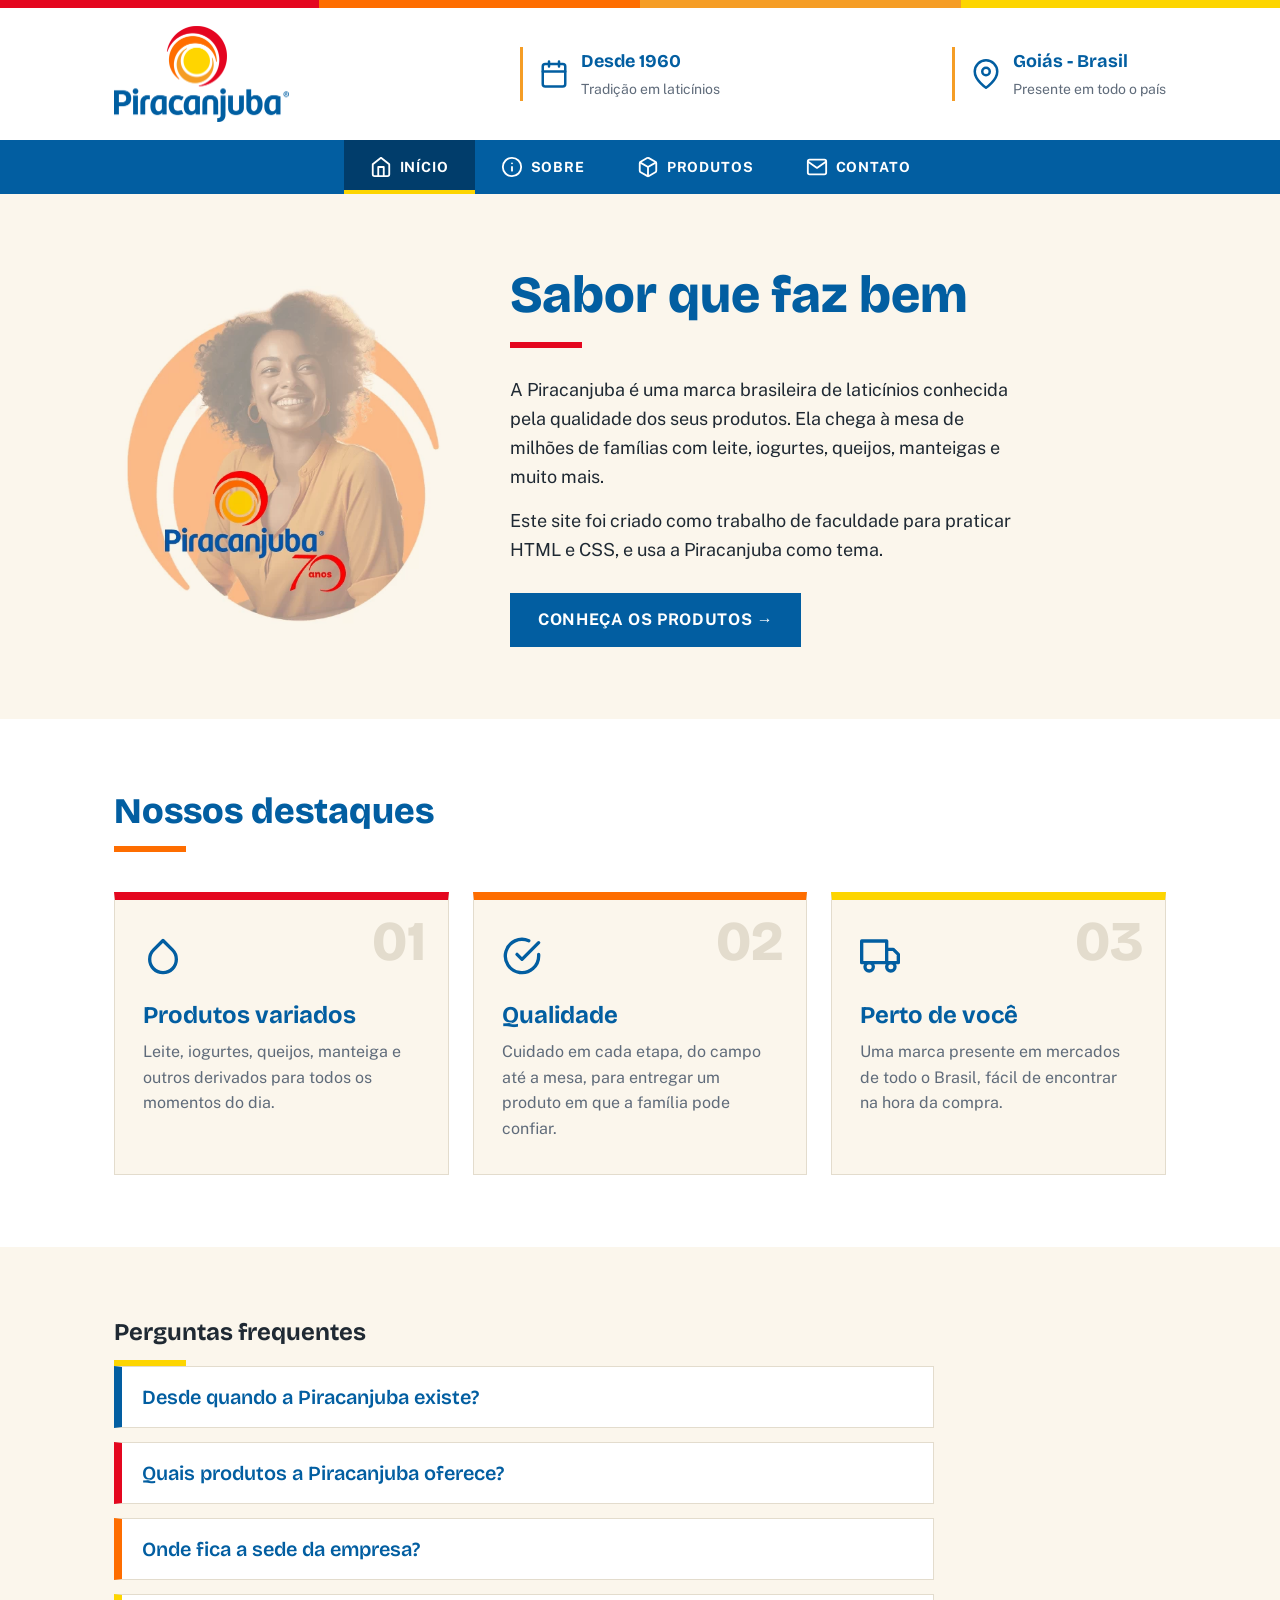
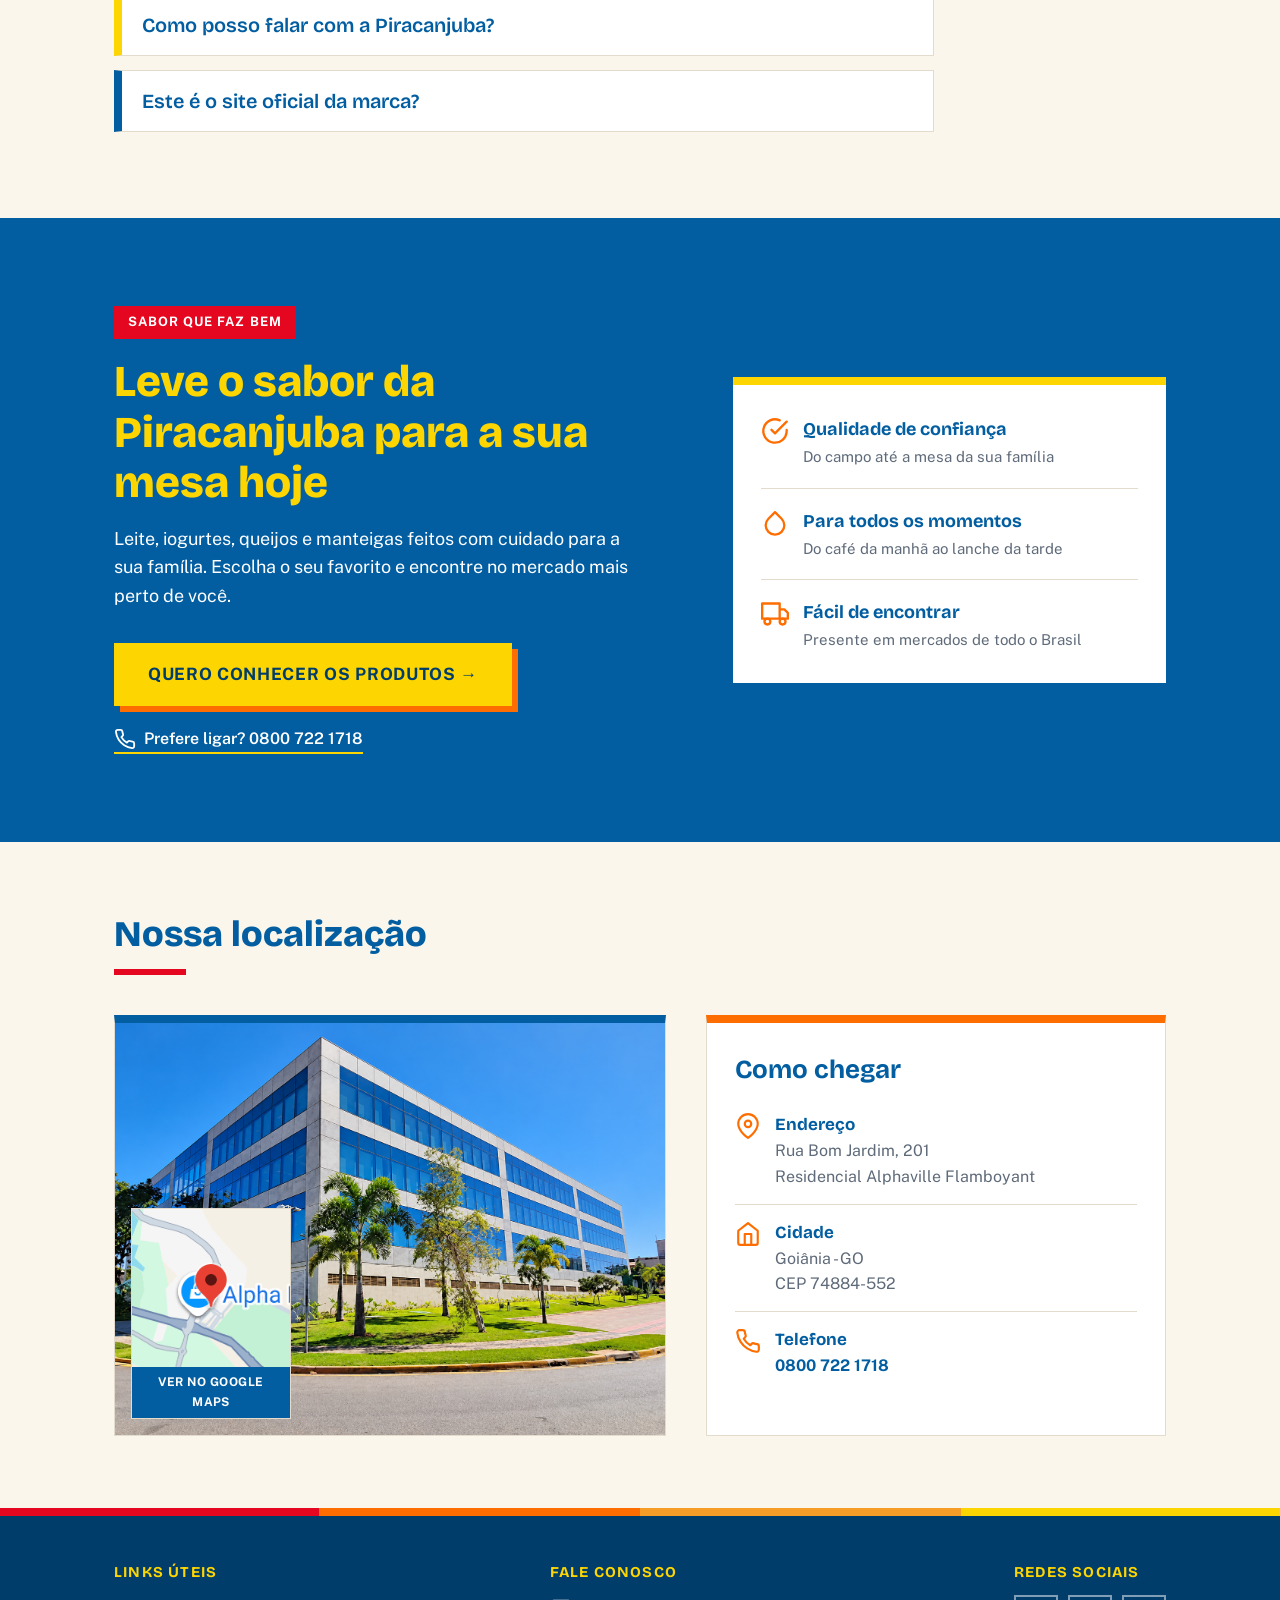
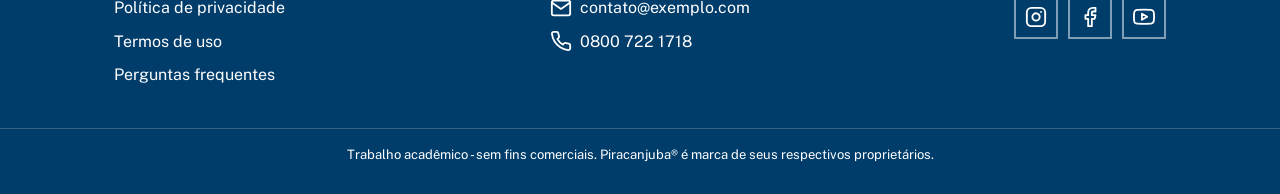
<file: index.html>
<!DOCTYPE html>
<html lang="pt-BR">
<head>
  <meta charset="UTF-8">
  <meta name="viewport" content="width=device-width, initial-scale=1">
  <meta name="description" content="Página sobre a Piracanjuba, marca brasileira de laticínios. Trabalho de faculdade feito com HTML e CSS.">
  <title>Piracanjuba - Sabor que faz bem</title>
  <link rel="preconnect" href="https://fonts.googleapis.com">
  <link rel="preconnect" href="https://fonts.gstatic.com" crossorigin>
  <link href="https://fonts.googleapis.com/css2?family=Bricolage+Grotesque:wght@600;800&family=Public+Sans:wght@400;600;700&display=swap" rel="stylesheet">
  <link rel="stylesheet" href="style.css">
</head>
<body>

  <!-- Atalho para quem navega pelo teclado -->
  <a href="#conteudo" class="pular-conteudo">Pular para o conteúdo</a>

  <svg width="0" height="0" style="position:absolute" aria-hidden="true">
    <symbol id="i-pin" viewBox="0 0 24 24"><path d="M21 10c0 7-9 13-9 13s-9-6-9-13a9 9 0 0 1 18 0z"/><circle cx="12" cy="10" r="3"/></symbol>
    <symbol id="i-calendar" viewBox="0 0 24 24"><rect x="3" y="4" width="18" height="18" rx="2"/><path d="M16 2v4M8 2v4M3 10h18"/></symbol>
    <symbol id="i-home" viewBox="0 0 24 24"><path d="M3 9l9-7 9 7v11a2 2 0 0 1-2 2H5a2 2 0 0 1-2-2z"/><path d="M9 22V12h6v10"/></symbol>
    <symbol id="i-info" viewBox="0 0 24 24"><circle cx="12" cy="12" r="10"/><path d="M12 16v-4M12 8h.01"/></symbol>
    <symbol id="i-box" viewBox="0 0 24 24"><path d="M21 16V8a2 2 0 0 0-1-1.73l-7-4a2 2 0 0 0-2 0l-7 4A2 2 0 0 0 3 8v8a2 2 0 0 0 1 1.73l7 4a2 2 0 0 0 2 0l7-4A2 2 0 0 0 21 16z"/><path d="M3.27 6.96L12 12l8.73-5.04M12 22.08V12"/></symbol>
    <symbol id="i-mail" viewBox="0 0 24 24"><path d="M4 4h16a2 2 0 0 1 2 2v12a2 2 0 0 1-2 2H4a2 2 0 0 1-2-2V6a2 2 0 0 1 2-2z"/><path d="M22 6l-10 7L2 6"/></symbol>
    <symbol id="i-phone" viewBox="0 0 24 24"><path d="M22 16.92v3a2 2 0 0 1-2.18 2 19.79 19.79 0 0 1-8.63-3.07 19.5 19.5 0 0 1-6-6 19.79 19.79 0 0 1-3.07-8.67A2 2 0 0 1 4.11 2h3a2 2 0 0 1 2 1.72c.13.96.36 1.9.7 2.81a2 2 0 0 1-.45 2.11L8.09 9.91a16 16 0 0 0 6 6l1.27-1.27a2 2 0 0 1 2.11-.45c.91.34 1.85.57 2.81.7A2 2 0 0 1 22 16.92z"/></symbol>
    <symbol id="i-instagram" viewBox="0 0 24 24"><rect x="2" y="2" width="20" height="20" rx="5"/><path d="M16 11.37A4 4 0 1 1 12.63 8 4 4 0 0 1 16 11.37zM17.5 6.5h.01"/></symbol>
    <symbol id="i-facebook" viewBox="0 0 24 24"><path d="M18 2h-3a5 5 0 0 0-5 5v3H7v4h3v8h4v-8h3l1-4h-4V7a1 1 0 0 1 1-1h3z"/></symbol>
    <symbol id="i-youtube" viewBox="0 0 24 24"><path d="M22.54 6.42a2.78 2.78 0 0 0-1.94-2C18.88 4 12 4 12 4s-6.88 0-8.6.46a2.78 2.78 0 0 0-1.94 2A29 29 0 0 0 1 11.75a29 29 0 0 0 .46 5.33A2.78 2.78 0 0 0 3.4 19c1.72.46 8.6.46 8.6.46s6.88 0 8.6-.46a2.78 2.78 0 0 0 1.94-2 29 29 0 0 0 .46-5.25 29 29 0 0 0-.46-5.33z"/><path d="M9.75 15.02l5.75-3.27-5.75-3.27z"/></symbol>
    <symbol id="i-droplet" viewBox="0 0 24 24"><path d="M12 2.69l5.66 5.66a8 8 0 1 1-11.31 0z"/></symbol>
    <symbol id="i-check" viewBox="0 0 24 24"><path d="M22 11.08V12a10 10 0 1 1-5.93-9.14"/><path d="M22 4L12 14.01l-3-3"/></symbol>
    <symbol id="i-truck" viewBox="0 0 24 24"><path d="M1 3h15v13H1zM16 8h4l3 3v5h-7z"/><circle cx="5.5" cy="18.5" r="2.5"/><circle cx="18.5" cy="18.5" r="2.5"/></symbol>
  </svg>

  <header class="cabecalho" id="inicio">
    <div class="conteudo cabecalho-grid">
      <a href="#inicio" class="logo"><img src="imagens/logo.png" alt="Logo da Piracanjuba"></a>

      <div class="info info1">
        <svg class="icone" aria-hidden="true" focusable="false"><use href="#i-calendar"/></svg>
        <div>
          <strong>Desde <time datetime="1960">1960</time></strong>
          <span>Tradição em laticínios</span>
        </div>
      </div>

      <div class="info info2">
        <svg class="icone" aria-hidden="true" focusable="false"><use href="#i-pin"/></svg>
        <div>
          <strong>Goiás - Brasil</strong>
          <span>Presente em todo o país</span>
        </div>
      </div>
    </div>
  </header>

  <nav class="menu" aria-label="Menu principal">
    <ul>
      <li><a href="#inicio" aria-current="page"><svg class="icone" aria-hidden="true" focusable="false"><use href="#i-home"/></svg>Início</a></li>
      <li><a href="#sobre"><svg class="icone" aria-hidden="true" focusable="false"><use href="#i-info"/></svg>Sobre</a></li>
      <li><a href="#produtos"><svg class="icone" aria-hidden="true" focusable="false"><use href="#i-box"/></svg>Produtos</a></li>
      <li><a href="#contato"><svg class="icone" aria-hidden="true" focusable="false"><use href="#i-mail"/></svg>Contato</a></li>
    </ul>
  </nav>

  <main id="conteudo">

    <!-- Apresentação -->
    <section class="corpo" id="sobre" aria-labelledby="titulo-sobre">
      <div class="conteudo corpo-grid">

        <div class="imagem">
          <img src="imagens/destaque.png" alt="Mulher sorrindo com a logo de 70 anos da Piracanjuba">
        </div>

        <div class="texto">
          <h1 id="titulo-sobre">Sabor que faz bem</h1>
          <p>A Piracanjuba é uma marca brasileira de laticínios conhecida pela qualidade dos seus produtos. Ela chega à mesa de milhões de famílias com leite, iogurtes, queijos, manteigas e muito mais.</p>
          <p>Este site foi criado como trabalho de faculdade para praticar HTML e CSS, e usa a Piracanjuba como tema.</p>
          <a href="#produtos" class="botao">Conheça os produtos</a>
        </div>

      </div>
    </section>

    <!-- Destaques -->
    <section class="destaques" id="produtos" aria-labelledby="titulo-destaques">
      <div class="conteudo">
        <h2 class="destaques-titulo" id="titulo-destaques">Nossos destaques</h2>
        <div class="destaques-grid">

          <article class="card">
            <svg class="icone card-icone" aria-hidden="true" focusable="false"><use href="#i-droplet"/></svg>
            <h3>Produtos variados</h3>
            <p>Leite, iogurtes, queijos, manteiga e outros derivados para todos os momentos do dia.</p>
          </article>

          <article class="card">
            <svg class="icone card-icone" aria-hidden="true" focusable="false"><use href="#i-check"/></svg>
            <h3>Qualidade</h3>
            <p>Cuidado em cada etapa, do campo até a mesa, para entregar um produto em que a família pode confiar.</p>
          </article>

          <article class="card">
            <svg class="icone card-icone" aria-hidden="true" focusable="false"><use href="#i-truck"/></svg>
            <h3>Perto de você</h3>
            <p>Uma marca presente em mercados de todo o Brasil, fácil de encontrar na hora da compra.</p>
          </article>

        </div>
      </div>
    </section>

    <!-- Perguntas frequentes -->
    <section class="faq" id="perguntas" aria-labelledby="faq-titulo">
      <div class="conteudo">
        <h2 class="faq-titulo" id="faq-titulo">Perguntas frequentes</h2>

        <div class="faq-lista">

          <details>
            <summary>Desde quando a Piracanjuba existe?</summary>
            <p>A marca existe desde 1960 e tem tradição em laticínios. Hoje está presente em todo o país.</p>
          </details>

          <details>
            <summary>Quais produtos a Piracanjuba oferece?</summary>
            <p>A marca trabalha com leite, iogurtes, queijos, manteigas e outros derivados, para todos os momentos do dia.</p>
          </details>

          <details>
            <summary>Onde fica a sede da empresa?</summary>
            <p>A sede fica em Goiânia - GO, na Rua Bom Jardim, 201, Residencial Alphaville Flamboyant. Veja o mapa na seção de localização desta página.</p>
          </details>

          <details>
            <summary>Como posso falar com a Piracanjuba?</summary>
            <p>Você pode ligar para o telefone <a href="tel:08007221718">0800 722 1718</a>.</p>
          </details>

          <details>
            <summary>Este é o site oficial da marca?</summary>
            <p>Não. Esta página foi feita como trabalho de faculdade, para praticar HTML e CSS, e usa a Piracanjuba apenas como tema.</p>
          </details>

        </div>
      </div>
    </section>

    <!-- Chamada para ação -->
    <section class="cta" aria-labelledby="cta-titulo">
      <div class="conteudo cta-grid">

        <div class="cta-texto">
          <span class="cta-selo">Sabor que faz bem</span>
          <h2 id="cta-titulo">Leve o sabor da Piracanjuba para a sua mesa hoje</h2>
          <p>Leite, iogurtes, queijos e manteigas feitos com cuidado para a sua família. Escolha o seu favorito e encontre no mercado mais perto de você.</p>

          <div class="cta-botoes">
            <a href="#produtos" class="cta-botao">Quero conhecer os produtos</a>
            <a href="tel:08007221718" class="cta-ligue">
              <svg class="icone" aria-hidden="true" focusable="false"><use href="#i-phone"/></svg>
              Prefere ligar? 0800 722 1718
            </a>
          </div>
        </div>

        <ul class="cta-card" aria-label="Motivos para escolher a Piracanjuba">
          <li>
            <svg class="icone" aria-hidden="true" focusable="false"><use href="#i-check"/></svg>
            <div>
              <strong>Qualidade de confiança</strong>
              <span>Do campo até a mesa da sua família</span>
            </div>
          </li>
          <li>
            <svg class="icone" aria-hidden="true" focusable="false"><use href="#i-droplet"/></svg>
            <div>
              <strong>Para todos os momentos</strong>
              <span>Do café da manhã ao lanche da tarde</span>
            </div>
          </li>
          <li>
            <svg class="icone" aria-hidden="true" focusable="false"><use href="#i-truck"/></svg>
            <div>
              <strong>Fácil de encontrar</strong>
              <span>Presente em mercados de todo o Brasil</span>
            </div>
          </li>
        </ul>

      </div>
    </section>

    <!-- Localização -->
    <section class="localizacao" id="contato" aria-labelledby="titulo-localizacao">
      <div class="conteudo">
        <h2 class="localizacao-titulo" id="titulo-localizacao">Nossa localização</h2>

        <div class="localizacao-grid">
          <div class="mapa">
            <img class="sede" src="imagens/sede.png" alt="Fachada do prédio da sede em Goiânia">
            <a class="mapa-link" href="https://share.google/ZIcSNA9LpX5N752Lf" target="_blank" rel="noopener">
              <img src="imagens/mapa.png" alt="Mapa com a localização da sede">
              <span>Ver no Google Maps</span>
            </a>
          </div>

          <div class="endereco">
            <h3>Como chegar</h3>
            <address>
              <ul class="endereco-lista">
                <li>
                  <svg class="icone" aria-hidden="true" focusable="false"><use href="#i-pin"/></svg>
                  <div>
                    <strong>Endereço</strong>
                    <span>Rua Bom Jardim, 201<br>Residencial Alphaville Flamboyant</span>
                  </div>
                </li>
                <li>
                  <svg class="icone" aria-hidden="true" focusable="false"><use href="#i-home"/></svg>
                  <div>
                    <strong>Cidade</strong>
                    <span>Goiânia - GO<br>CEP 74884-552</span>
                  </div>
                </li>
                <li>
                  <svg class="icone" aria-hidden="true" focusable="false"><use href="#i-phone"/></svg>
                  <div>
                    <strong>Telefone</strong>
                    <span><a href="tel:08007221718">0800 722 1718</a></span>
                  </div>
                </li>
              </ul>
            </address>
          </div>
        </div>
      </div>
    </section>

  </main>

  <footer class="rodape">
    <div class="conteudo rodape-grid">

      <nav aria-labelledby="titulo-links">
        <h2 id="titulo-links">Links úteis</h2>
        <ul>
          <li><a href="#">Política de privacidade</a></li>
          <li><a href="#">Termos de uso</a></li>
          <li><a href="#perguntas">Perguntas frequentes</a></li>
        </ul>
      </nav>

      <section aria-labelledby="titulo-fale">
        <h2 id="titulo-fale">Fale conosco</h2>
        <address>
          <p><svg class="icone" aria-hidden="true" focusable="false"><use href="#i-mail"/></svg><a href="mailto:contato@exemplo.com">contato@exemplo.com</a></p>
          <p><svg class="icone" aria-hidden="true" focusable="false"><use href="#i-phone"/></svg><a href="tel:08007221718">0800 722 1718</a></p>
        </address>
      </section>

      <section aria-labelledby="titulo-redes">
        <h2 id="titulo-redes">Redes sociais</h2>
        <ul class="redes">
          <li><a href="#" aria-label="Instagram"><svg class="icone" aria-hidden="true" focusable="false"><use href="#i-instagram"/></svg></a></li>
          <li><a href="#" aria-label="Facebook"><svg class="icone" aria-hidden="true" focusable="false"><use href="#i-facebook"/></svg></a></li>
          <li><a href="#" aria-label="YouTube"><svg class="icone" aria-hidden="true" focusable="false"><use href="#i-youtube"/></svg></a></li>
        </ul>
      </section>

    </div>
    <p class="copy"><small>Trabalho acadêmico - sem fins comerciais. Piracanjuba® é marca de seus respectivos proprietários.</small></p>
  </footer>

</body>
</html>
</file>
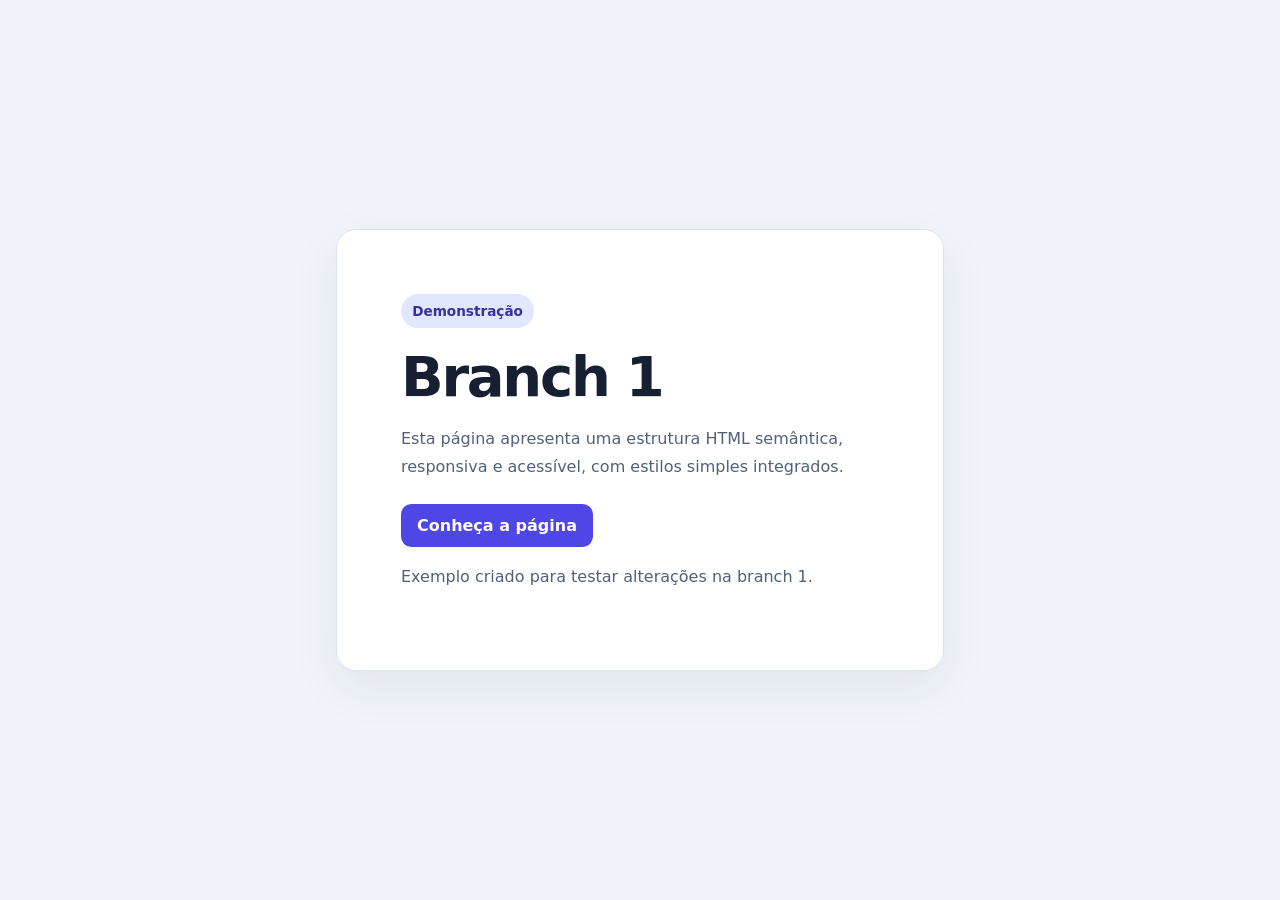
<file: branch1.html>
﻿<!doctype html>
<html lang="pt-BR">
<head>
  <meta charset="utf-8">
  <meta name="viewport" content="width=device-width, initial-scale=1">
  <meta name="description" content="Uma página simples de demonstração da branch 1.">
  <title>Branch 1 | Página de teste</title>
  <style>
    :root { color-scheme: light; font-family: system-ui, sans-serif; }
    * { box-sizing: border-box; }
    body { margin: 0; min-height: 100vh; display: grid; place-items: center; padding: 2rem; background: #f1f5f9; color: #172033; }
    main { width: min(100%, 38rem); padding: clamp(2rem, 6vw, 4rem); border: 1px solid #dbe3ee; border-radius: 1.25rem; background: white; box-shadow: 0 1rem 3rem #17203314; }
    .tag { display: inline-block; margin: 0 0 1rem; padding: .35rem .7rem; border-radius: 999px; background: #e0e7ff; color: #3730a3; font-size: .85rem; font-weight: 700; }
    h1 { margin: 0; font-size: clamp(2.25rem, 8vw, 3.5rem); letter-spacing: -.04em; }
    p { color: #526078; line-height: 1.7; }
    a { display: inline-block; margin-top: .5rem; padding: .75rem 1rem; border-radius: .65rem; background: #4f46e5; color: white; font-weight: 700; text-decoration: none; }
    a:hover, a:focus-visible { background: #3730a3; }
    a:focus-visible { outline: 3px solid #a5b4fc; outline-offset: 3px; }
  </style>
</head>
<body>
  <main>
    <p class="tag">Demonstração</p>
    <h1>Branch 1</h1>
    <p>Esta página apresenta uma estrutura HTML semântica, responsiva e acessível, com estilos simples integrados.</p>
    <a href="#sobre">Conheça a página</a>
    <section id="sobre" aria-label="Sobre esta página">
      <p>Exemplo criado para testar alterações na branch 1.</p>
    </section>
  </main>
</body>
</html>
</file>
<file: style.css>
:root {
  --azul: #025ea1;
  --azul-escuro: #013d6b;
  --vermelho: #e4071f;
  --laranja: #fe6d00;
  --laranja-claro: #f59d26;
  --amarelo: #fdd500;
  --creme: #fbf6ec;
  --linha: #e3dccd;
  --texto: #1f2933;
  --cinza: #5f6b7a;
  --fonte-titulo: "Bricolage Grotesque", Arial, sans-serif;
  --fonte-texto: "Public Sans", Arial, sans-serif;
}

* {
  box-sizing: border-box;
  margin: 0;
  padding: 0;
}

body {
  font-family: var(--fonte-texto);
  color: var(--texto);
  background-color: #ffffff;
  line-height: 1.6;
}

a {
  text-decoration: none;
}

ul {
  list-style: none;
}

h1,
h2,
h3 {
  font-family: var(--fonte-titulo);
  line-height: 1.15;
}

.icone {
  width: 22px;
  height: 22px;
  fill: none;
  stroke: currentColor;
  stroke-width: 2;
  stroke-linecap: round;
  stroke-linejoin: round;
  flex-shrink: 0;
}

.conteudo {
  width: 100%;
  max-width: 1100px;
  margin: 0 auto;
  padding: 0 24px;
}

.cabecalho {
  background-color: #ffffff;
  padding: 18px 0;
  border-top: 8px solid;
  border-image: linear-gradient(90deg, var(--vermelho) 25%, var(--laranja) 25% 50%, var(--laranja-claro) 50% 75%, var(--amarelo) 75%) 1;
}

.cabecalho-grid {
  display: flex;
  align-items: center;
  justify-content: space-between;
  gap: 24px;
}

.logo img {
  display: block;
  height: 96px;
  width: auto;
}

.info {
  display: flex;
  align-items: center;
  gap: 12px;
  padding-left: 16px;
  border-left: 3px solid var(--laranja-claro);
}

.info .icone {
  width: 30px;
  height: 30px;
  color: var(--azul);
}

.info strong {
  display: block;
  font-family: var(--fonte-titulo);
  font-size: 18px;
  color: var(--azul);
}

.info span {
  font-size: 14px;
  color: var(--cinza);
}

.menu {
  background-color: var(--azul);
}

.menu ul {
  display: flex;
  justify-content: center;
  flex-wrap: wrap;
}

.menu a {
  display: flex;
  align-items: center;
  gap: 8px;
  padding: 16px 26px 12px;
  border-bottom: 4px solid transparent;
  color: #ffffff;
  font-size: 14px;
  font-weight: 700;
  letter-spacing: 0.06em;
  text-transform: uppercase;
}

.menu a:hover,
.menu li:first-child a {
  background-color: var(--azul-escuro);
  border-bottom-color: var(--amarelo);
}

.corpo {
  padding: 72px 0;
  background-color: var(--creme);
}

.corpo-grid {
  display: flex;
  align-items: center;
  gap: 56px;
}

.imagem {
  flex: 0 0 340px;
}

.imagem img {
  display: block;
  width: 100%;
  height: auto;
  mix-blend-mode: multiply;
}

.texto h1 {
  margin-bottom: 28px;
  font-size: 52px;
  font-weight: 800;
  color: var(--azul);
}

.texto h1::after {
  content: "";
  display: block;
  width: 72px;
  height: 6px;
  margin-top: 16px;
  background-color: var(--vermelho);
}

.texto p {
  max-width: 520px;
  margin-bottom: 16px;
  font-size: 18px;
}

.botao {
  display: inline-block;
  margin-top: 12px;
  padding: 14px 28px;
  background-color: var(--azul);
  color: #ffffff;
  font-weight: 700;
  letter-spacing: 0.04em;
  text-transform: uppercase;
}

.botao::after {
  content: " \2192";
}

.botao:hover {
  background-color: var(--azul-escuro);
}

.destaques {
  padding: 72px 0;
  background-color: #ffffff;
}

.destaques-titulo {
  margin-bottom: 40px;
  font-size: 36px;
  font-weight: 800;
  color: var(--azul);
}

.destaques-titulo::after {
  content: "";
  display: block;
  width: 72px;
  height: 6px;
  margin-top: 14px;
  background-color: var(--laranja);
}

.destaques-grid {
  display: grid;
  grid-template-columns: repeat(3, 1fr);
  gap: 24px;
  counter-reset: numero;
}

.card {
  position: relative;
  padding: 36px 28px 32px;
  background-color: var(--creme);
  border: 1px solid var(--linha);
  border-top: 8px solid var(--vermelho);
  counter-increment: numero;
}

.card:nth-child(2) {
  border-top-color: var(--laranja);
}

.card:nth-child(3) {
  border-top-color: var(--amarelo);
}

.card::before {
  content: "0" counter(numero);
  position: absolute;
  top: 14px;
  right: 22px;
  font-family: var(--fonte-titulo);
  font-size: 56px;
  font-weight: 800;
  line-height: 1;
  color: var(--linha);
}

.card-icone {
  width: 40px;
  height: 40px;
  margin-bottom: 18px;
  color: var(--azul);
}

.card h3 {
  margin-bottom: 10px;
  font-size: 24px;
  color: var(--azul);
}

.card p {
  font-size: 16px;
  color: var(--cinza);
}
<<<<<<< HEAD

/* Perguntas frequentes */
.faq {
  padding: 72px 0;
  background-color: var(--creme);
}

=======
.cta {
  position: relative;
  overflow: hidden;
  padding: 88px 0;
  background-color: var(--azul);
  color: #ffffff;
}

.faq {
  padding: 72px 0;
  background-color: var(--creme);
}

>>>>>>> 0f58956be807e24dc494c33f6392276318071a99
.faq-titulo {
  margin-bottom: 40px;
  font-size: 36px;
  font-weight: 800;
  color: var(--azul);
}

.faq-titulo::after {
  content: "";
  display: block;
  width: 72px;
  height: 6px;
  margin-top: 14px;
  background-color: var(--amarelo);
}

.faq-lista {
  max-width: 820px;
}

.faq details {
  margin-bottom: 14px;
  background-color: #ffffff;
  border: 1px solid var(--linha);
  border-left: 8px solid var(--azul);
}

.faq details:nth-child(2) {
  border-left-color: var(--vermelho);
}

.faq details:nth-child(3) {
  border-left-color: var(--laranja);
}

.faq details:nth-child(4) {
  border-left-color: var(--amarelo);
}

.faq summary {
  display: flex;
  align-items: center;
  justify-content: space-between;
  gap: 16px;
  min-height: 56px;
  padding: 14px 20px;
  font-family: var(--fonte-titulo);
  font-size: 20px;
  font-weight: 600;
  color: var(--azul);
  cursor: pointer;
  list-style: none;
}
<<<<<<< HEAD

/* some com a setinha padrão do navegador */
.faq summary::-webkit-details-marker {
  display: none;
}

/* sinal de + que vira - quando abre */
=======
.faq summary::-webkit-details-marker {
  display: none;
}
>>>>>>> 0f58956be807e24dc494c33f6392276318071a99
.faq summary::after {
  content: "+";
  flex-shrink: 0;
  width: 32px;
  height: 32px;
  background-color: var(--azul);
  color: #ffffff;
  font-size: 24px;
  line-height: 32px;
  text-align: center;
}

.faq details[open] summary::after {
  content: "\2212";
  background-color: var(--vermelho);
}

.faq summary:hover {
  background-color: var(--creme);
}

.faq summary:focus-visible {
  outline: 3px solid var(--laranja);
  outline-offset: -3px;
}

.faq details p {
  padding: 4px 20px 20px;
  font-size: 17px;
  color: var(--cinza);
}

.faq details a {
  color: var(--azul);
  font-weight: 700;
  text-decoration: underline;
}

@media (max-width: 992px) {
  .faq-titulo {
    font-size: 28px;
    text-align: center;
  }

  .faq-titulo::after {
    margin-left: auto;
    margin-right: auto;
  }

  .faq-lista {
    margin: 0 auto;
  }
}

@media (max-width: 576px) {
  .faq {
    padding: 44px 0;
  }

  .faq-titulo {
    margin-bottom: 28px;
    font-size: 24px;
  }

  .faq summary {
    padding: 12px 14px;
    font-size: 17px;
  }

  .faq details p {
    padding: 2px 14px 16px;
    font-size: 16px;
  }
}

/* Chamada para ação */
.cta {
  position: relative;
  overflow: hidden;
  padding: 88px 0;
  background-color: var(--azul);
  color: #ffffff;
}
<<<<<<< HEAD

/* arcos que lembram o sol da marca */
=======
>>>>>>> 0f58956be807e24dc494c33f6392276318071a99
.cta::before,
.cta::after {
  content: "";
  position: absolute;
  border-radius: 50%;
  border-style: solid;
  border-color: transparent;
}

.cta::before {
  top: -170px;
  right: -90px;
  width: 300px;
  height: 300px;
  border-width: 30px;
  border-bottom-color: var(--vermelho);
  border-left-color: var(--vermelho);
}

.cta::after {
  bottom: -120px;
  right: -80px;
  width: 300px;
  height: 300px;
  border-width: 30px;
  border-top-color: var(--amarelo);
  border-left-color: var(--laranja);
}

.cta-grid {
  position: relative;
  z-index: 1;
  display: grid;
  grid-template-columns: 1.3fr 1fr;
  align-items: center;
  gap: 56px;
}

.cta-selo {
  display: inline-block;
  margin-bottom: 18px;
  padding: 6px 14px;
  background-color: var(--vermelho);
  font-size: 13px;
  font-weight: 700;
  letter-spacing: 0.08em;
  text-transform: uppercase;
}

.cta h2 {
  margin-bottom: 16px;
  font-size: 44px;
  font-weight: 800;
  color: var(--amarelo);
}

.cta-texto p {
  max-width: 520px;
  margin-bottom: 32px;
  font-size: 18px;
}

.cta-botoes {
  display: flex;
  flex-wrap: wrap;
  align-items: center;
  gap: 20px 28px;
}

.cta-botao {
  display: inline-block;
  padding: 18px 34px;
  background-color: var(--amarelo);
  color: var(--azul-escuro);
  font-size: 17px;
  font-weight: 700;
  letter-spacing: 0.04em;
  text-transform: uppercase;
  box-shadow: 6px 6px 0 var(--laranja);
  transition: transform 0.2s, box-shadow 0.2s;
}

.cta-botao::after {
  content: " \2192";
}

.cta-botao:hover {
  transform: translate(-2px, -2px);
  box-shadow: 9px 9px 0 var(--laranja);
}

.cta-botao:active {
  transform: translate(4px, 4px);
  box-shadow: 2px 2px 0 var(--laranja);
}

.cta-ligue {
  display: flex;
  align-items: center;
  gap: 8px;
  color: #ffffff;
  font-weight: 600;
  border-bottom: 2px solid var(--amarelo);
}

.cta-ligue:hover {
  color: var(--amarelo);
}

.cta-botao:focus-visible,
.cta-ligue:focus-visible {
  outline: 3px solid #ffffff;
  outline-offset: 4px;
}

.cta-card {
  padding: 12px 28px;
  background-color: #ffffff;
  color: var(--texto);
  border-top: 8px solid var(--amarelo);
}

.cta-card li {
  display: flex;
  gap: 14px;
  padding: 18px 0;
  border-bottom: 1px solid var(--linha);
}

.cta-card li:last-child {
  border-bottom: 0;
}

.cta-card .icone {
  width: 28px;
  height: 28px;
  margin-top: 2px;
  color: var(--laranja);
}

.cta-card strong {
  display: block;
  font-family: var(--fonte-titulo);
  font-size: 18px;
  color: var(--azul);
}

.cta-card span {
  font-size: 15px;
  color: var(--cinza);
}

@media (max-width: 992px) {
  .cta-grid {
    grid-template-columns: 1fr;
    gap: 40px;
  }

  .cta-texto {
    text-align: center;
  }

  .cta::before {
    top: -140px;
    right: -100px;
    width: 220px;
    height: 220px;
    border-width: 24px;
  }

  .cta::after {
    display: none;
  }

  .cta h2 {
    font-size: 34px;
  }

  .cta-texto p {
    margin-left: auto;
    margin-right: auto;
    font-size: 16px;
  }

  .cta-botoes {
    justify-content: center;
  }

  .cta-card {
    max-width: 480px;
    margin: 0 auto;
  }
}

@media (max-width: 576px) {
  .cta {
    padding: 48px 0;
  }

  .cta::before,
  .cta::after {
    display: none;
  }

  .cta h2 {
    font-size: 27px;
  }

  .cta-texto p {
    font-size: 15px;
  }

  .cta-botoes {
    flex-direction: column;
    align-items: stretch;
    gap: 22px;
  }

  .cta-botao {
    padding: 16px 20px;
    font-size: 15px;
    text-align: center;
  }

  .cta-ligue {
    justify-content: center;
    align-self: center;
    font-size: 15px;
  }

  .cta-card {
    padding: 8px 20px;
  }
}

.rodape {
  padding: 48px 0 20px;
  background-color: var(--azul-escuro);
  color: #ffffff;
  border-top: 8px solid;
  border-image: linear-gradient(90deg, var(--vermelho) 25%, var(--laranja) 25% 50%, var(--laranja-claro) 50% 75%, var(--amarelo) 75%) 1;
}

.rodape-grid {
  display: flex;
  justify-content: space-between;
  gap: 32px;
}

.rodape h2 {
  margin-bottom: 14px;
  font-size: 15px;
  letter-spacing: 0.08em;
  text-transform: uppercase;
  color: var(--amarelo);
}

.rodape li {
  margin-bottom: 8px;
}

.rodape a {
  color: #ffffff;
}

.rodape a:hover {
  color: var(--amarelo);
}

.rodape p {
  display: flex;
  align-items: center;
  gap: 8px;
  margin-bottom: 8px;
}

.redes {
  display: flex;
  gap: 10px;
}

.redes a {
  display: flex;
  align-items: center;
  justify-content: center;
  width: 44px;
  height: 44px;
  border: 2px solid rgba(255, 255, 255, 0.5);
}

.redes a:hover {
  background-color: var(--amarelo);
  border-color: var(--amarelo);
  color: var(--azul-escuro);
}

.rodape .copy {
  justify-content: center;
  margin-top: 32px;
  padding: 16px 24px 0;
  border-top: 1px solid rgba(255, 255, 255, 0.2);
  font-size: 13px;
  text-align: center;
}

@media (max-width: 992px) {
  .logo img {
    height: 80px;
  }

  .info strong {
    font-size: 15px;
  }

  .info span {
    font-size: 12px;
  }

  .corpo-grid {
    flex-direction: column-reverse;
    gap: 32px;
    text-align: center;
  }

  .imagem {
    flex: none;
    width: 100%;
    max-width: 300px;
  }

  .texto h1 {
    font-size: 36px;
  }

  .texto h1::after {
    margin-left: auto;
    margin-right: auto;
  }

  .texto p {
    margin-left: auto;
    margin-right: auto;
    font-size: 16px;
  }

  .destaques-titulo {
    font-size: 28px;
    text-align: center;
  }

  .destaques-titulo::after {
    margin-left: auto;
    margin-right: auto;
  }

  .destaques-grid {
    grid-template-columns: 1fr;
    max-width: 480px;
    margin: 0 auto;
  }

  .card {
    text-align: center;
  }

  .rodape-grid {
    flex-direction: column;
    align-items: center;
    text-align: center;
  }

  .rodape p,
  .redes {
    justify-content: center;
  }
}

@media (max-width: 576px) {
  .logo img {
    height: 56px;
  }

  .info1,
  .info2 {
    display: none;
  }

  .cabecalho-grid {
    justify-content: center;
  }

  .menu a {
    padding: 12px 14px 8px;
    font-size: 12px;
  }

  .corpo,
  .destaques {
    padding: 44px 0;
  }

  .texto h1 {
    font-size: 30px;
  }

  .destaques-titulo {
    font-size: 24px;
  }

}

img {
  max-width: 100%;
}

@media (max-width: 768px) {
  .cabecalho-grid {
    flex-wrap: wrap;
    justify-content: center;
    gap: 14px 24px;
  }

  .info {
    padding-left: 12px;
  }

  .menu a {
    padding: 14px 16px 10px;
  }

  .rodape-grid {
    gap: 28px;
  }
}

@media (max-width: 576px) {
  .conteudo {
    padding: 0 20px;
  }

  .cabecalho {
    padding: 14px 0;
  }

  .menu ul {
    display: grid;
    grid-template-columns: 1fr 1fr;
  }

  .menu a {
    justify-content: center;
    min-height: 48px;
    padding: 14px 8px 10px;
  }

  .corpo-grid {
    gap: 24px;
  }

  .imagem {
    max-width: 240px;
  }

  .texto h1 {
    margin-bottom: 20px;
  }

  .texto p {
    font-size: 15px;
  }

  .botao {
    display: block;
    text-align: center;
  }

  .destaques-titulo {
    margin-bottom: 28px;
  }

  .destaques-grid {
    max-width: none;
    gap: 16px;
  }

  .card {
    padding: 28px 20px 24px;
  }

  .card::before {
    font-size: 44px;
    top: 10px;
    right: 16px;
  }

  .card h3 {
    font-size: 21px;
  }

  .card p {
    font-size: 15px;
  }

  .rodape {
    padding: 36px 0 16px;
  }

  .rodape li {
    margin-bottom: 4px;
  }

  .rodape nav li a {
    display: inline-block;
    padding: 6px 0;
  }

  .rodape .copy {
    margin-top: 24px;
    font-size: 12px;
  }
}

@media (max-width: 380px) {
  .conteudo {
    padding: 0 16px;
  }

  .logo img {
    height: 48px;
  }

  .menu a {
    font-size: 11px;
    gap: 6px;
  }

  .texto h1 {
    font-size: 26px;
  }

}

.localizacao {
  padding: 72px 0;
  background-color: var(--creme);
}

.localizacao-titulo {
  margin-bottom: 40px;
  font-size: 36px;
  font-weight: 800;
  color: var(--azul);
}

.localizacao-titulo::after {
  content: "";
  display: block;
  width: 72px;
  height: 6px;
  margin-top: 14px;
  background-color: var(--vermelho);
}

.localizacao-grid {
  display: grid;
  grid-template-columns: 1.2fr 1fr;
  gap: 40px;
}

.mapa {
  position: relative;
  overflow: hidden;
  background-color: #ffffff;
  border: 1px solid var(--linha);
  border-top: 8px solid var(--azul);
}

.sede {
  display: block;
  width: 100%;
  height: 100%;
  min-height: 320px;
  object-fit: cover;
}

.mapa-link {
  position: absolute;
  left: 16px;
  bottom: 16px;
  width: 160px;
  background-color: #ffffff;
  border: 1px solid var(--linha);
}

.mapa-link img {
  display: block;
  width: 100%;
  height: auto;
}

.mapa-link span {
  display: block;
  padding: 6px 8px;
  background-color: var(--azul);
  color: #ffffff;
  font-size: 12px;
  font-weight: 700;
  letter-spacing: 0.04em;
  text-align: center;
  text-transform: uppercase;
}

.mapa-link:hover span {
  background-color: var(--azul-escuro);
}

.endereco {
  padding: 32px 28px;
  background-color: #ffffff;
  border: 1px solid var(--linha);
  border-top: 8px solid var(--laranja);
}

.endereco h3 {
  margin-bottom: 12px;
  font-size: 26px;
  color: var(--azul);
}

.endereco-lista li {
  display: flex;
  gap: 14px;
  padding: 14px 0;
  border-bottom: 1px solid var(--linha);
}

.endereco-lista li:last-child {
  border-bottom: 0;
}

.endereco-lista .icone {
  width: 26px;
  height: 26px;
  margin-top: 2px;
  color: var(--laranja);
}

.endereco-lista strong {
  display: block;
  font-family: var(--fonte-titulo);
  font-size: 17px;
  color: var(--azul);
}

.endereco-lista span {
  font-size: 16px;
  color: var(--cinza);
}

@media (max-width: 992px) {
  .localizacao-titulo {
    font-size: 28px;
    text-align: center;
  }

  .localizacao-titulo::after {
    margin-left: auto;
    margin-right: auto;
  }
}

@media (max-width: 768px) {
  .localizacao-grid {
    grid-template-columns: 1fr;
    gap: 24px;
  }

  .sede {
    height: auto;
    min-height: 0;
    aspect-ratio: 4 / 3;
  }
}

@media (max-width: 576px) {
  .localizacao {
    padding: 44px 0;
  }

  .localizacao-titulo {
    margin-bottom: 28px;
    font-size: 24px;
  }

  .endereco {
    padding: 24px 20px;
  }

  .mapa-link {
    left: 10px;
    bottom: 10px;
    width: 96px;
  }

  .mapa-link span {
    padding: 5px 4px;
    font-size: 10px;
  }

  .endereco h3 {
    font-size: 22px;
  }

  .endereco-lista span {
    font-size: 15px;
  }
}

.endereco-lista a {
  color: var(--azul);
  font-weight: 700;
}

.endereco-lista a:hover {
  color: var(--vermelho);
}

/* Ajustes da estrutura semântica */
address {
  font-style: normal;
}

.rodape .redes li {
  margin-bottom: 0;
}

.pular-conteudo {
  position: absolute;
  top: -60px;
  left: 16px;
  z-index: 10;
  padding: 10px 16px;
  background-color: var(--amarelo);
  color: var(--azul-escuro);
  font-weight: 700;
}

.pular-conteudo:focus {
  top: 12px;
}

.copy small {
  font-size: inherit;
}
</file>
